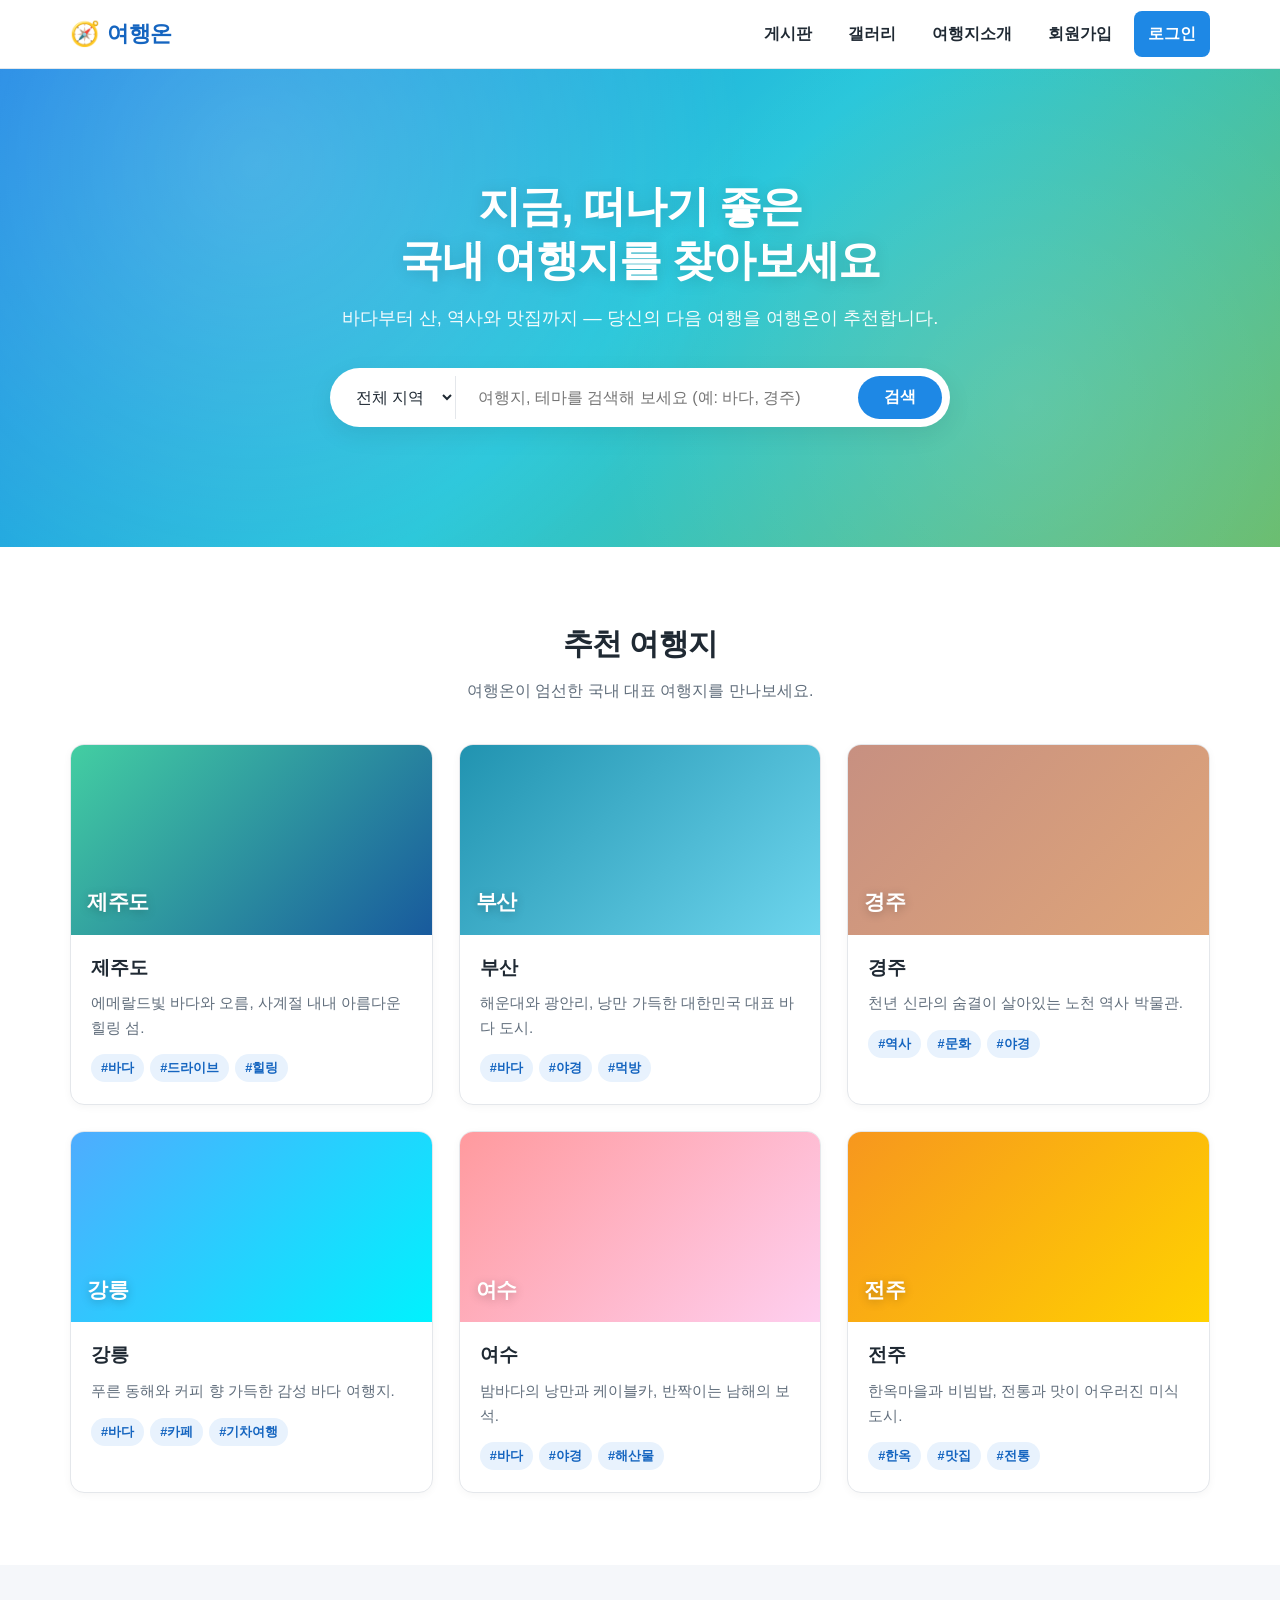
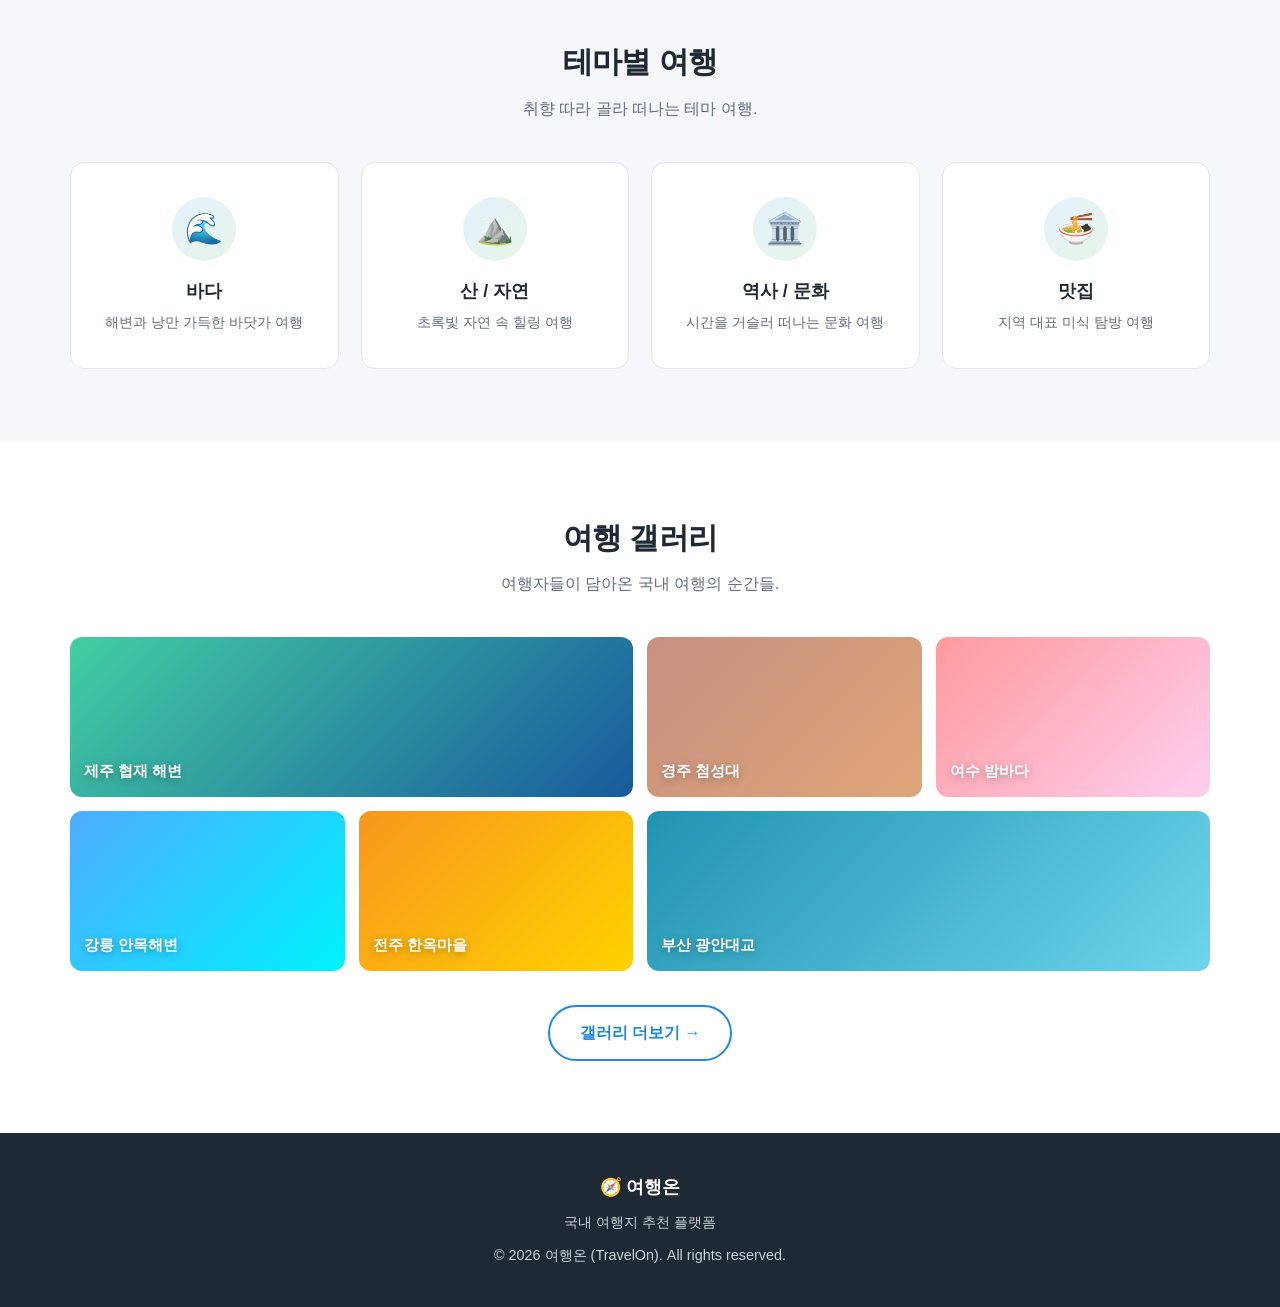
<file: project_travel/index.html>
<!DOCTYPE html>
<html lang="ko">
<head>
  <meta charset="UTF-8" />
  <meta name="viewport" content="width=device-width, initial-scale=1.0" />
  <title>여행온 — 국내 여행지 추천</title>
  <link rel="stylesheet" href="css/style.css" />
</head>
<body>

  <!-- ================= 헤더 / 네비게이션 ================= -->
  <header class="site-header">
    <div class="container nav">
      <a href="index.html" class="logo">
        <span class="logo-mark">🧭</span>
        <span>여행온</span>
      </a>

      <!-- 모바일 햄버거 버튼 -->
      <button class="nav-toggle" id="nav-toggle" aria-label="메뉴 열기" aria-expanded="false">
        <span></span><span></span><span></span>
      </button>

      <nav>
        <ul class="nav-menu" id="nav-menu">
          <li><a href="board_ex/list.html">게시판</a></li>
          <li><a href="gallery_ex/edit.html">갤러리</a></li>
          <li><a href="destinations.html">여행지소개</a></li>
          <li><a href="member_ex/signup.html">회원가입</a></li>
          <li><a href="member_ex/login.html" class="cta">로그인</a></li>
        </ul>
      </nav>
    </div>
  </header>

  <!-- ================= 히어로 ================= -->
  <section class="hero">
    <div class="hero-inner">
      <h1>지금, 떠나기 좋은<br />국내 여행지를 찾아보세요</h1>
      <p>바다부터 산, 역사와 맛집까지 — 당신의 다음 여행을 여행온이 추천합니다.</p>

      <form class="search-box" id="search-form" role="search">
        <select id="search-region" aria-label="지역 선택">
          <option value="">전체 지역</option>
          <option value="수도권">수도권</option>
          <option value="강원">강원</option>
          <option value="충청">충청</option>
          <option value="경상">경상</option>
          <option value="전라">전라</option>
          <option value="제주">제주</option>
        </select>
        <input
          type="text"
          id="search-input"
          placeholder="여행지, 테마를 검색해 보세요 (예: 바다, 경주)"
          autocomplete="off"
        />
        <button type="submit">검색</button>
      </form>
    </div>
  </section>

  <!-- ================= 추천 여행지 ================= -->
  <section class="section" id="recommend">
    <div class="container">
      <div class="section-head">
        <h2>추천 여행지</h2>
        <p>여행온이 엄선한 국내 대표 여행지를 만나보세요.</p>
      </div>

      <div class="dest-grid">
        <!-- 제주도 -->
        <a href="destinations.html" class="dest-card">
          <div class="dest-thumb thumb-jeju">제주도</div>
          <div class="dest-body">
            <h3>제주도</h3>
            <p class="desc">에메랄드빛 바다와 오름, 사계절 내내 아름다운 힐링 섬.</p>
            <div class="tags">
              <span class="tag">#바다</span>
              <span class="tag">#드라이브</span>
              <span class="tag">#힐링</span>
            </div>
          </div>
        </a>

        <!-- 부산 -->
        <a href="destinations.html" class="dest-card">
          <div class="dest-thumb thumb-busan">부산</div>
          <div class="dest-body">
            <h3>부산</h3>
            <p class="desc">해운대와 광안리, 낭만 가득한 대한민국 대표 바다 도시.</p>
            <div class="tags">
              <span class="tag">#바다</span>
              <span class="tag">#야경</span>
              <span class="tag">#먹방</span>
            </div>
          </div>
        </a>

        <!-- 경주 -->
        <a href="destinations.html" class="dest-card">
          <div class="dest-thumb thumb-gyeongju">경주</div>
          <div class="dest-body">
            <h3>경주</h3>
            <p class="desc">천년 신라의 숨결이 살아있는 노천 역사 박물관.</p>
            <div class="tags">
              <span class="tag">#역사</span>
              <span class="tag">#문화</span>
              <span class="tag">#야경</span>
            </div>
          </div>
        </a>

        <!-- 강릉 -->
        <a href="destinations.html" class="dest-card">
          <div class="dest-thumb thumb-gangneung">강릉</div>
          <div class="dest-body">
            <h3>강릉</h3>
            <p class="desc">푸른 동해와 커피 향 가득한 감성 바다 여행지.</p>
            <div class="tags">
              <span class="tag">#바다</span>
              <span class="tag">#카페</span>
              <span class="tag">#기차여행</span>
            </div>
          </div>
        </a>

        <!-- 여수 -->
        <a href="destinations.html" class="dest-card">
          <div class="dest-thumb thumb-yeosu">여수</div>
          <div class="dest-body">
            <h3>여수</h3>
            <p class="desc">밤바다의 낭만과 케이블카, 반짝이는 남해의 보석.</p>
            <div class="tags">
              <span class="tag">#바다</span>
              <span class="tag">#야경</span>
              <span class="tag">#해산물</span>
            </div>
          </div>
        </a>

        <!-- 전주 -->
        <a href="destinations.html" class="dest-card">
          <div class="dest-thumb thumb-jeonju">전주</div>
          <div class="dest-body">
            <h3>전주</h3>
            <p class="desc">한옥마을과 비빔밥, 전통과 맛이 어우러진 미식 도시.</p>
            <div class="tags">
              <span class="tag">#한옥</span>
              <span class="tag">#맛집</span>
              <span class="tag">#전통</span>
            </div>
          </div>
        </a>
      </div>
    </div>
  </section>

  <!-- ================= 테마별 여행 ================= -->
  <section class="section theme-section" id="theme">
    <div class="container">
      <div class="section-head">
        <h2>테마별 여행</h2>
        <p>취향 따라 골라 떠나는 테마 여행.</p>
      </div>

      <div class="theme-grid">
        <a href="destinations.html?theme=sea" class="theme-card">
          <div class="theme-icon">🌊</div>
          <h3>바다</h3>
          <p>해변과 낭만 가득한 바닷가 여행</p>
        </a>
        <a href="destinations.html?theme=nature" class="theme-card">
          <div class="theme-icon">⛰️</div>
          <h3>산 / 자연</h3>
          <p>초록빛 자연 속 힐링 여행</p>
        </a>
        <a href="destinations.html?theme=history" class="theme-card">
          <div class="theme-icon">🏛️</div>
          <h3>역사 / 문화</h3>
          <p>시간을 거슬러 떠나는 문화 여행</p>
        </a>
        <a href="destinations.html?theme=food" class="theme-card">
          <div class="theme-icon">🍜</div>
          <h3>맛집</h3>
          <p>지역 대표 미식 탐방 여행</p>
        </a>
      </div>
    </div>
  </section>

  <!-- ================= 갤러리 미리보기 ================= -->
  <section class="section" id="gallery">
    <div class="container">
      <div class="section-head">
        <h2>여행 갤러리</h2>
        <p>여행자들이 담아온 국내 여행의 순간들.</p>
      </div>

      <div class="gallery-grid">
        <a href="gallery_ex/edit.html" class="gallery-item wide thumb-jeju">제주 협재 해변</a>
        <a href="gallery_ex/edit.html" class="gallery-item thumb-gyeongju">경주 첨성대</a>
        <a href="gallery_ex/edit.html" class="gallery-item thumb-yeosu">여수 밤바다</a>
        <a href="gallery_ex/edit.html" class="gallery-item thumb-gangneung">강릉 안목해변</a>
        <a href="gallery_ex/edit.html" class="gallery-item thumb-jeonju">전주 한옥마을</a>
        <a href="gallery_ex/edit.html" class="gallery-item wide thumb-busan">부산 광안대교</a>
      </div>

      <div class="gallery-more">
        <a href="gallery_ex/edit.html" class="btn btn-outline">갤러리 더보기 →</a>
      </div>
    </div>
  </section>

  <!-- ================= 푸터 ================= -->
  <footer class="site-footer">
    <div class="container">
      <div class="footer-logo">🧭 여행온</div>
      <p>국내 여행지 추천 플랫폼</p>
      <p style="margin-top: 10px;">&copy; 2026 여행온 (TravelOn). All rights reserved.</p>
    </div>
  </footer>

  <script src="js/main.js"></script>
</body>
</html>
</file>
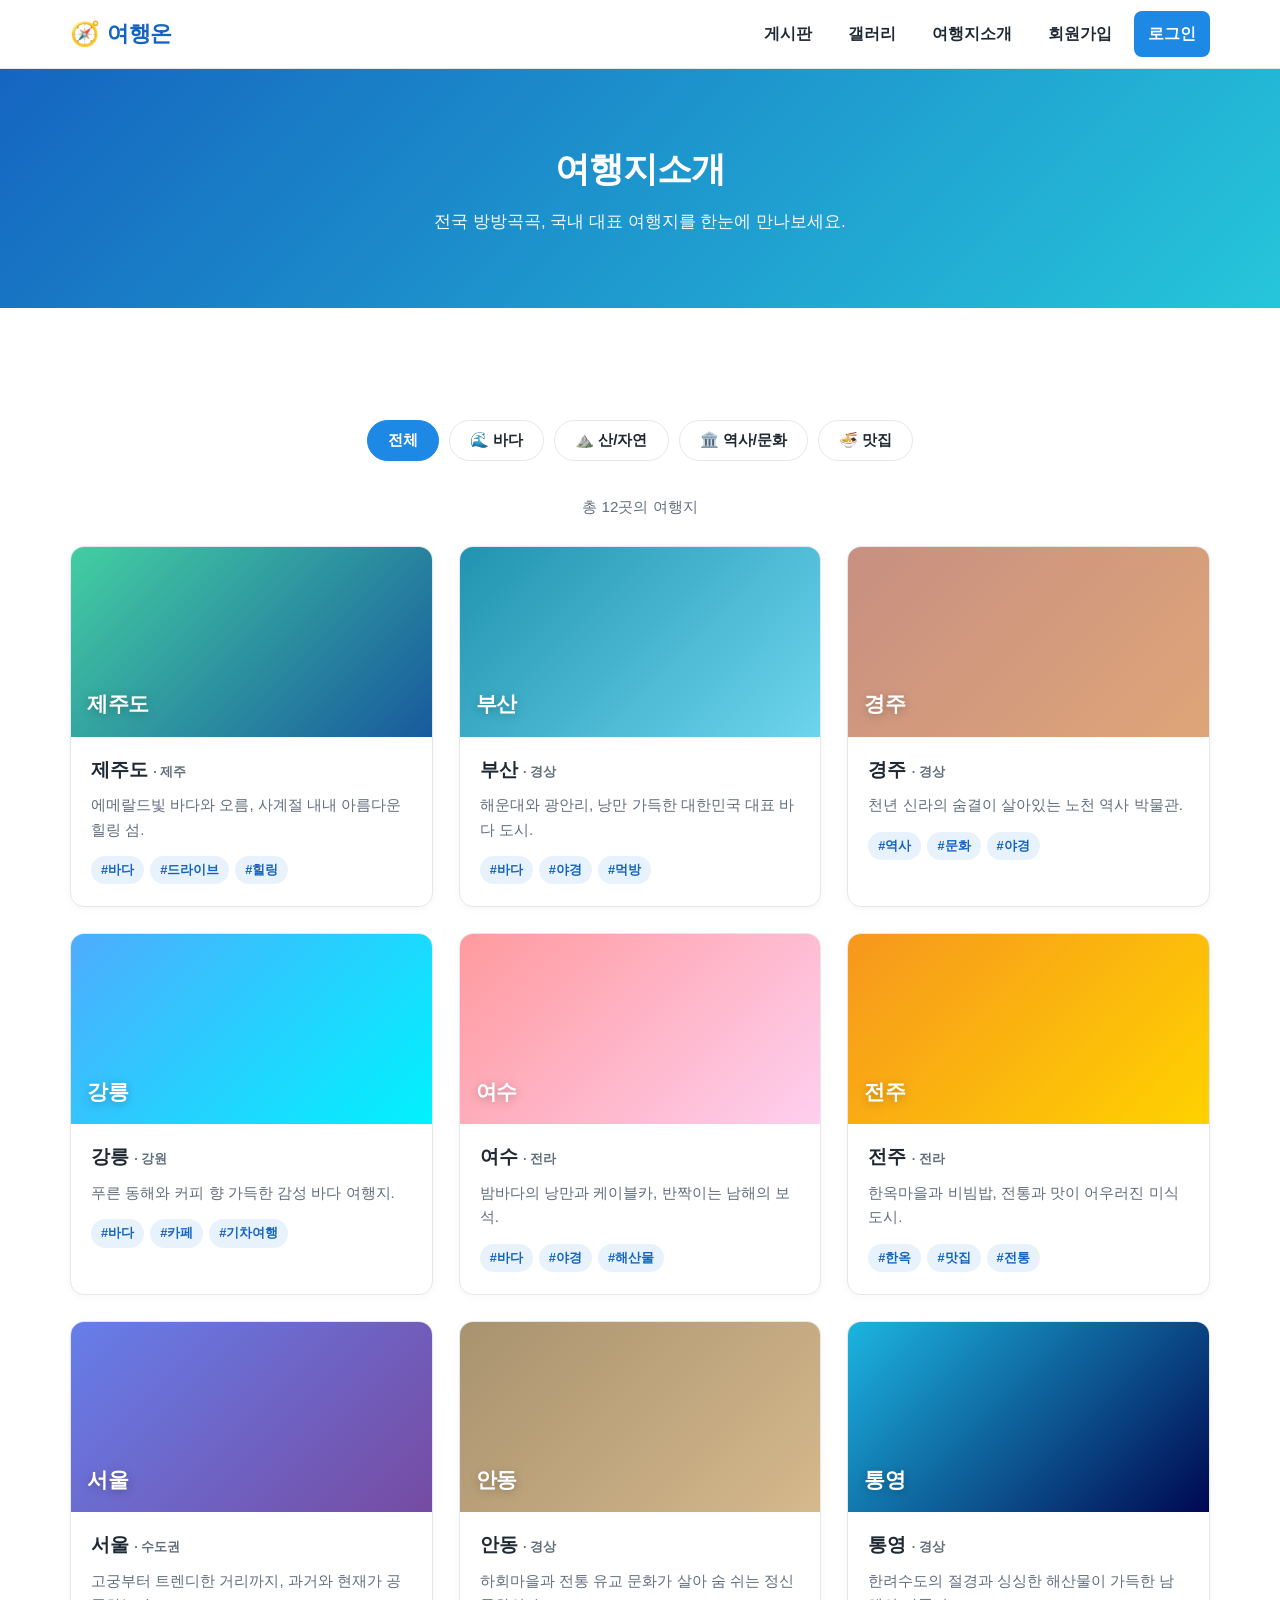
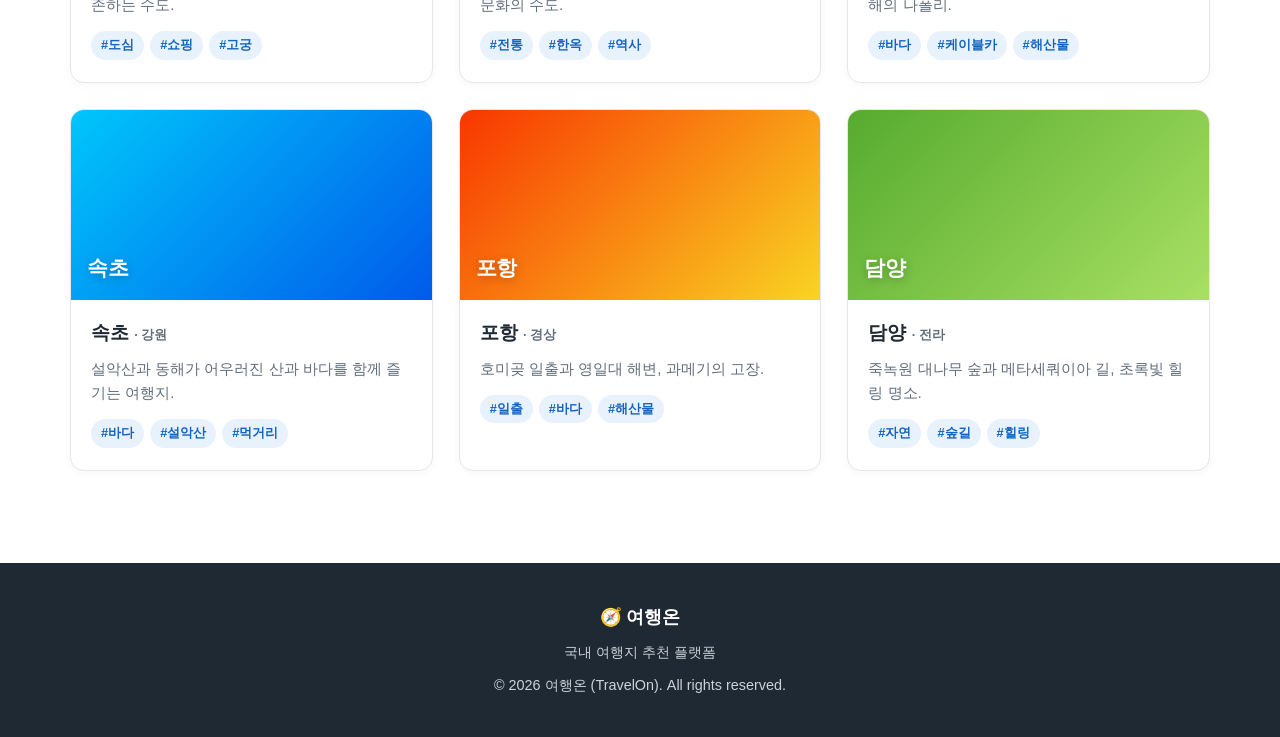
<file: project_travel/destinations.html>
<!DOCTYPE html>
<html lang="ko">
<head>
  <meta charset="UTF-8" />
  <meta name="viewport" content="width=device-width, initial-scale=1.0" />
  <title>여행지소개 — 여행온</title>
  <link rel="stylesheet" href="css/style.css" />
  <link rel="stylesheet" href="css/sub.css" />
</head>
<body>

  <!-- ================= 헤더 / 네비게이션 ================= -->
  <header class="site-header">
    <div class="container nav">
      <a href="index.html" class="logo">
        <span class="logo-mark">🧭</span>
        <span>여행온</span>
      </a>

      <button class="nav-toggle" id="nav-toggle" aria-label="메뉴 열기" aria-expanded="false">
        <span></span><span></span><span></span>
      </button>

      <nav>
        <ul class="nav-menu" id="nav-menu">
          <li><a href="board_ex/index.html">게시판</a></li>
          <li><a href="gallery_ex/edit.html">갤러리</a></li>
          <li><a href="destinations.html">여행지소개</a></li>
          <li><a href="member_ex/signup.html">회원가입</a></li>
          <li><a href="member_ex/login.html" class="cta">로그인</a></li>
        </ul>
      </nav>
    </div>
  </header>

  <!-- ================= 서브 배너 ================= -->
  <section class="sub-hero">
    <h1>여행지소개</h1>
    <p>전국 방방곡곡, 국내 대표 여행지를 한눈에 만나보세요.</p>
  </section>

  <!-- ================= 목록 ================= -->
  <main class="section">
    <div class="container">

      <!-- 테마 필터 -->
      <div class="filter-bar" id="filter-bar">
        <button class="filter-btn is-active" data-theme="all">전체</button>
        <button class="filter-btn" data-theme="sea">🌊 바다</button>
        <button class="filter-btn" data-theme="nature">⛰️ 산/자연</button>
        <button class="filter-btn" data-theme="history">🏛️ 역사/문화</button>
        <button class="filter-btn" data-theme="food">🍜 맛집</button>
      </div>

      <p class="result-info" id="result-info"></p>

      <!-- 여행지 카드 목록 (JS로 렌더링) -->
      <div class="dest-list" id="dest-list"></div>
    </div>
  </main>

  <!-- ================= 푸터 ================= -->
  <footer class="site-footer">
    <div class="container">
      <div class="footer-logo">🧭 여행온</div>
      <p>국내 여행지 추천 플랫폼</p>
      <p style="margin-top: 10px;">&copy; 2026 여행온 (TravelOn). All rights reserved.</p>
    </div>
  </footer>

  <script src="js/destinations.js"></script>
</body>
</html>
</file>
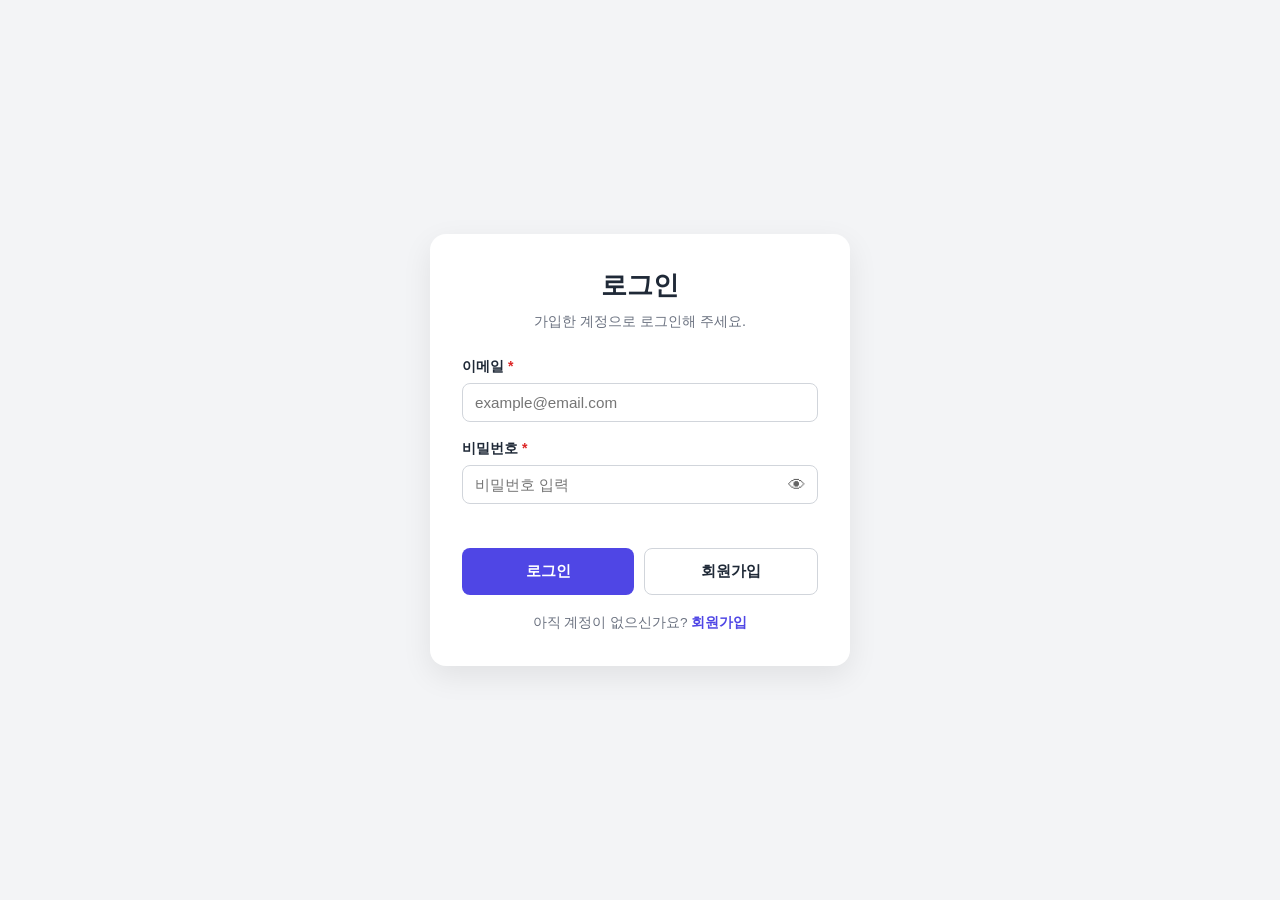
<file: project_travel/member_ex/login.html>
<!DOCTYPE html>
<html lang="ko">
<head>
    <meta charset="UTF-8" />
    <!-- 반응형: 모바일에서도 올바른 배율로 표시 -->
    <meta name="viewport" content="width=device-width, initial-scale=1.0" />
    <title>로그인</title>
    <!-- 회원가입 페이지와 동일한 카드형 스타일(style.css)을 공유해서 사용 -->
    <link rel="stylesheet" href="style.css" />
</head>
<body>
    <!-- 화면 가운데 정렬 래퍼 -->
    <main class="page">
        <!-- 회원가입과 동일한 카드 스타일 -->
        <section class="card">
            <h1 class="card__title">로그인</h1>
            <p class="card__subtitle">가입한 계정으로 로그인해 주세요.</p>

            <!-- 로그인 폼 (novalidate: 브라우저 기본 검사 대신 JS로 직접 검사) -->
            <form id="login-form" class="form" novalidate>

                <!-- 이메일 -->
                <div class="form__group">
                    <label for="email">이메일 <span class="required">*</span></label>
                    <input type="email" id="email" name="email" placeholder="example@email.com" />
                </div>

                <!-- 비밀번호 + 보기/숨기기 토글 -->
                <div class="form__group">
                    <label for="password">비밀번호 <span class="required">*</span></label>
                    <div class="input-wrap">
                        <input type="password" id="password" name="password" placeholder="비밀번호 입력" />
                        <button type="button" class="toggle-pw" data-target="password" aria-label="비밀번호 표시">👁</button>
                    </div>
                </div>

                <!-- 오류/안내 메시지 표시 영역 -->
                <p id="message" class="message" role="alert"></p>

                <!-- 버튼 영역 -->
                <div class="form__actions">
                    <!-- 로그인 (submit) -->
                    <button type="submit" id="login-btn" class="btn btn--primary">로그인</button>
                    <!-- 회원가입 페이지로 이동 -->
                    <button type="button" id="signup-btn" class="btn btn--ghost">회원가입</button>
                </div>

                <!-- 회원가입 링크 (버튼과 별개로 텍스트 링크도 제공) -->
                <p class="login-link">
                    아직 계정이 없으신가요?
                    <a href="signup.html">회원가입</a>
                </p>
            </form>
        </section>
    </main>

    <!-- 우리 스크립트 (type="module") — Supabase SDK 는 supabase.js 안에서 import 함 -->
    <script type="module" src="login.js"></script>
</body>
</html>
</file>
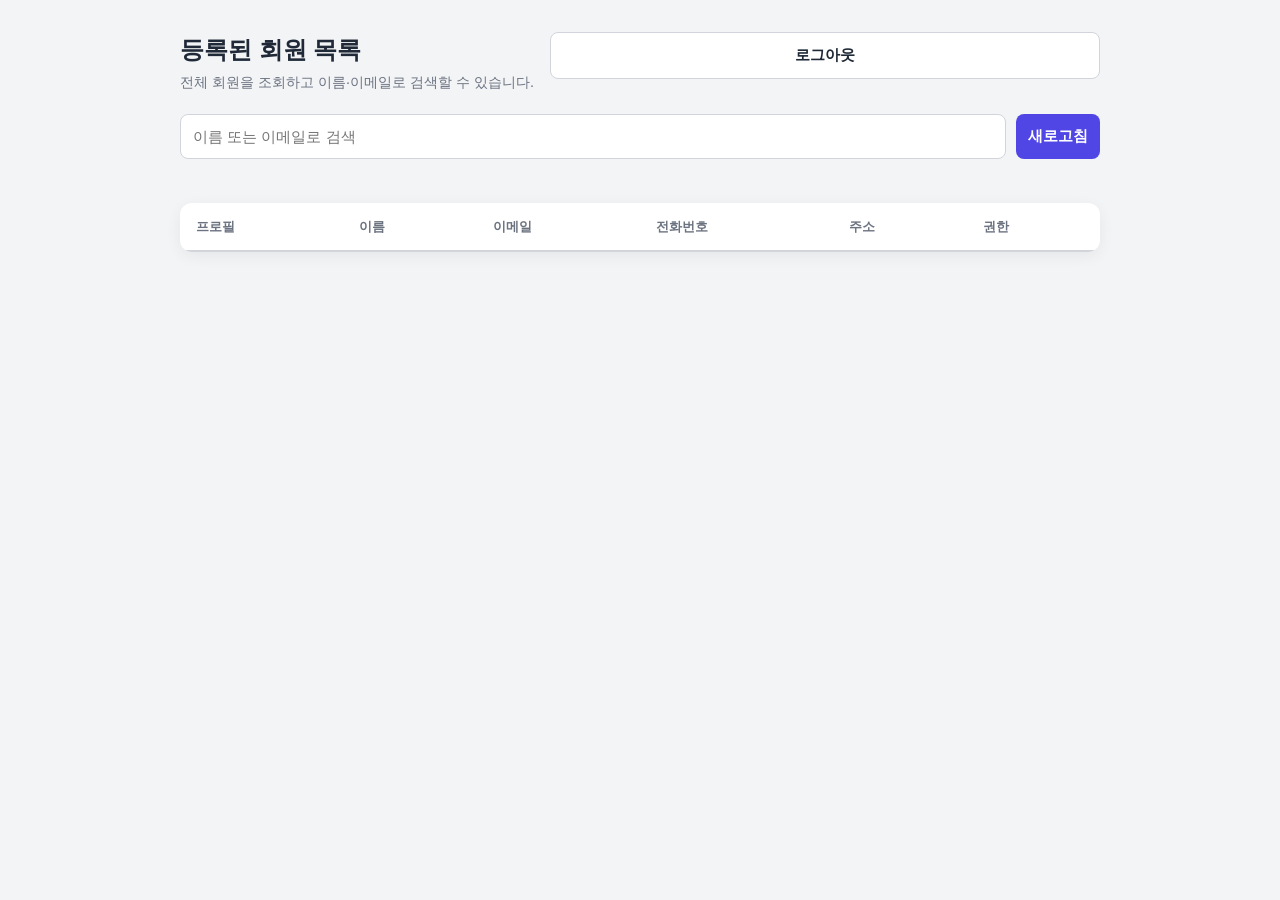
<file: project_travel/member_ex/member.html>
<!DOCTYPE html>
<html lang="ko">
<head>
    <meta charset="UTF-8" />
    <meta name="viewport" content="width=device-width, initial-scale=1.0" />
    <title>회원 관리</title>
    <!-- 공유 스타일(버튼/배지/메시지 등) + 이 페이지용 스타일 모두 style.css 에 포함 -->
    <link rel="stylesheet" href="style.css" />
</head>
<body>
    <!-- 관리자 페이지는 카드보다 넓은 전용 레이아웃 사용 -->
    <main class="admin">

        <!-- 상단 헤더: 왼쪽 제목/안내, 오른쪽 로그아웃 -->
        <header class="admin__header">
            <div class="admin__titles">
                <h1 class="admin__title">등록된 회원 목록</h1>
                <p class="admin__subtitle">전체 회원을 조회하고 이름·이메일로 검색할 수 있습니다.</p>
            </div>
            <button type="button" id="logout-btn" class="btn btn--ghost">로그아웃</button>
        </header>

        <!-- 검색 도구 모음: 검색창 + 새로고침 -->
        <div class="toolbar">
            <input
                type="search"
                id="search"
                class="toolbar__search"
                placeholder="이름 또는 이메일로 검색"
            />
            <button type="button" id="refresh-btn" class="btn btn--primary">새로고침</button>
        </div>

        <!-- 오류 메시지 표시 영역 -->
        <p id="message" class="message" role="alert"></p>

        <!-- 테이블 영역: 좁은 화면에서 가로 스크롤 -->
        <div class="table-wrap">
            <table class="member-table">
                <thead>
                    <tr>
                        <th>프로필</th>
                        <th>이름</th>
                        <th>이메일</th>
                        <th>전화번호</th>
                        <th>주소</th>
                        <th>권한</th>
                    </tr>
                </thead>
                <!-- 실제 회원 행은 member.js 가 채운다 -->
                <tbody id="member-tbody"></tbody>
            </table>
        </div>
    </main>

    <!-- 우리 스크립트 (type="module") — Supabase SDK 는 supabase.js 안에서 import 함 -->
    <script type="module" src="member.js"></script>
</body>
</html>
</file>
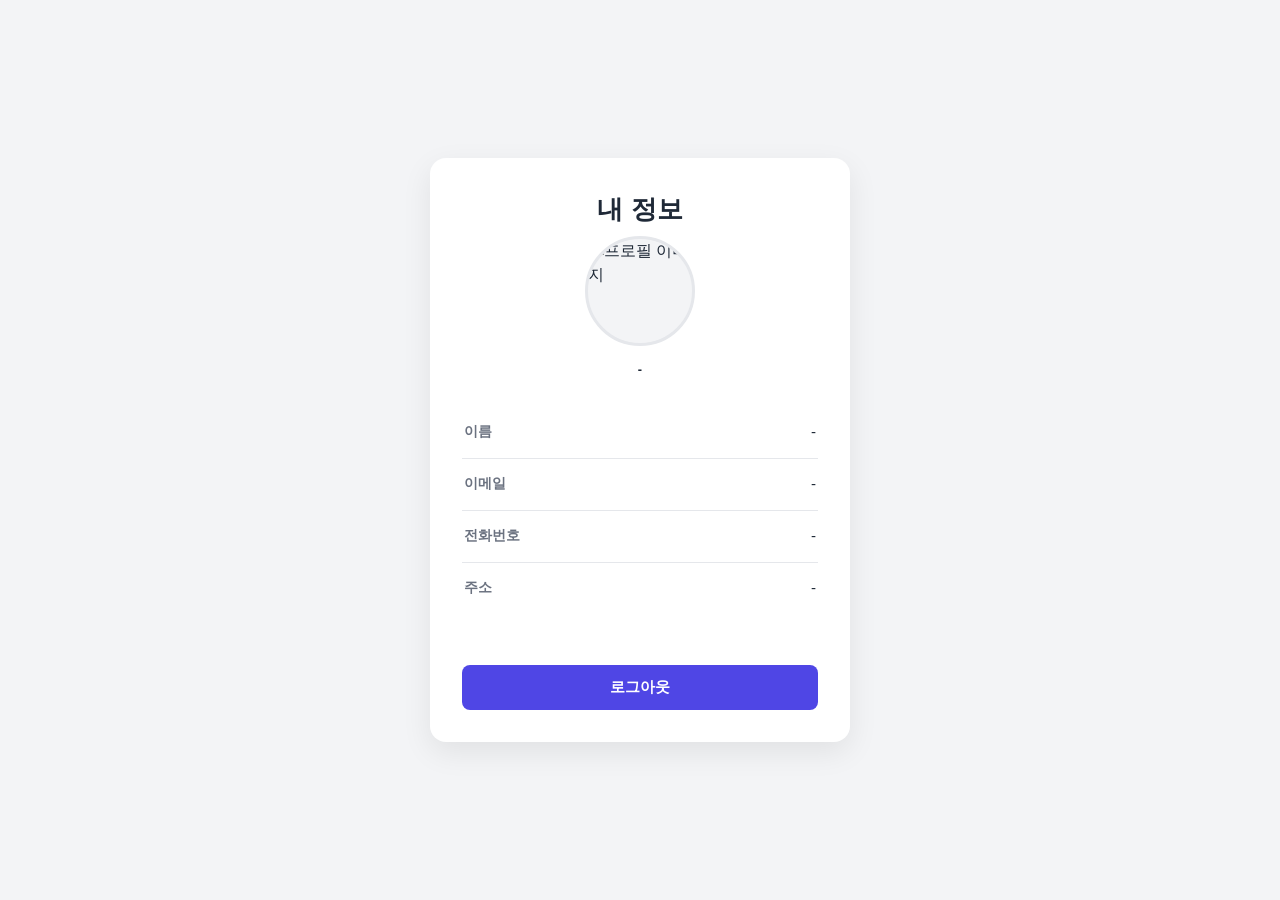
<file: project_travel/member_ex/mypage.html>
<!DOCTYPE html>
<html lang="ko">
<head>
    <meta charset="UTF-8" />
    <meta name="viewport" content="width=device-width, initial-scale=1.0" />
    <title>내 정보</title>
    <!-- 1) 회원가입/로그인과 공유하는 카드형 기본 스타일 -->
    <link rel="stylesheet" href="style.css" />
    <!-- 2) 이 페이지(정보 표시)에만 필요한 스타일은 별도 파일로 분리 -->
    <link rel="stylesheet" href="mypage.css" />
</head>
<body>
    <main class="page">
        <!-- 회원가입/로그인과 동일한 카드 스타일 -->
        <section class="card">
            <h1 class="card__title">내 정보</h1>

            <!-- 프로필 영역: 원형 이미지 + 권한 배지 -->
            <div class="profile">
                <!-- 프로필 이미지 (기본값은 mypage.js 에서 지정) -->
                <img id="profile-image" class="profile__image" alt="프로필 이미지" />
                <!-- 권한 배지 (관리자 / 일반) -->
                <span id="role-badge" class="badge">-</span>
            </div>

            <!-- 회원 정보 목록 (항목 사이 구분선은 mypage.css 에서 처리) -->
            <dl class="info-list">
                <div class="info-row">
                    <dt class="info-row__label">이름</dt>
                    <dd id="info-name" class="info-row__value">-</dd>
                </div>
                <div class="info-row">
                    <dt class="info-row__label">이메일</dt>
                    <dd id="info-email" class="info-row__value">-</dd>
                </div>
                <div class="info-row">
                    <dt class="info-row__label">전화번호</dt>
                    <dd id="info-phone" class="info-row__value">-</dd>
                </div>
                <div class="info-row">
                    <dt class="info-row__label">주소</dt>
                    <dd id="info-address" class="info-row__value">-</dd>
                </div>
            </dl>

            <!-- 안내/오류 메시지 -->
            <p id="message" class="message" role="alert"></p>

            <!-- 로그아웃 버튼 -->
            <button type="button" id="logout-btn" class="btn btn--primary btn--full">로그아웃</button>
        </section>
    </main>

    <!-- 우리 스크립트 (type="module") — Supabase SDK 는 supabase.js 안에서 import 함 -->
    <script type="module" src="mypage.js"></script>
</body>
</html>
</file>
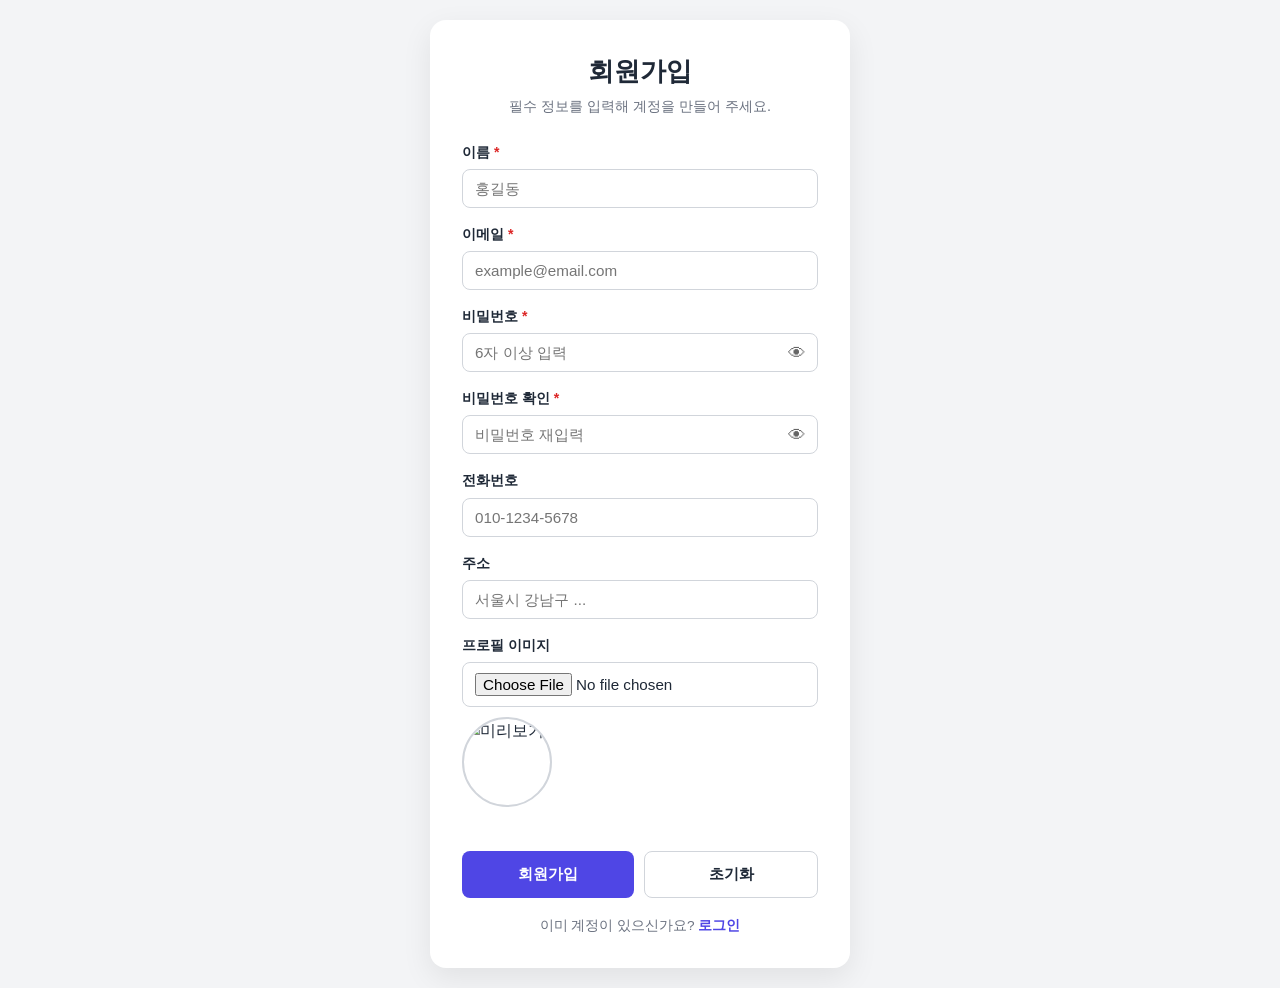
<file: project_travel/member_ex/signup.html>
<!DOCTYPE html>
<html lang="ko">
<head>
    <meta charset="UTF-8" />
    <!-- 반응형: 모바일 화면에서도 올바른 배율로 표시 -->
    <meta name="viewport" content="width=device-width, initial-scale=1.0" />
    <title>회원가입</title>
    <link rel="stylesheet" href="style.css" />
</head>
<body>
    <!-- 화면 가운데 정렬을 위한 래퍼 -->
    <main class="page">
        <!-- 카드 형태의 회원가입 영역 -->
        <section class="card">
            <h1 class="card__title">회원가입</h1>
            <p class="card__subtitle">필수 정보를 입력해 계정을 만들어 주세요.</p>

            <!-- 회원가입 폼 (novalidate: 브라우저 기본 검사 대신 JS로 직접 검사) -->
            <form id="signup-form" class="form" novalidate>

                <!-- 이름 (필수) -->
                <div class="form__group">
                    <label for="name">이름 <span class="required">*</span></label>
                    <input type="text" id="name" name="name" placeholder="홍길동" />
                </div>

                <!-- 이메일 (필수, 로그인 계정) -->
                <div class="form__group">
                    <label for="email">이메일 <span class="required">*</span></label>
                    <input type="email" id="email" name="email" placeholder="example@email.com" />
                </div>

                <!-- 비밀번호 (필수) -->
                <div class="form__group">
                    <label for="password">비밀번호 <span class="required">*</span></label>
                    <div class="input-wrap">
                        <input type="password" id="password" name="password" placeholder="6자 이상 입력" />
                        <!-- 비밀번호 보기/숨기기 토글 버튼 -->
                        <button type="button" class="toggle-pw" data-target="password" aria-label="비밀번호 표시">👁</button>
                    </div>
                </div>

                <!-- 비밀번호 확인 (필수) -->
                <div class="form__group">
                    <label for="password-confirm">비밀번호 확인 <span class="required">*</span></label>
                    <div class="input-wrap">
                        <input type="password" id="password-confirm" name="password-confirm" placeholder="비밀번호 재입력" />
                        <button type="button" class="toggle-pw" data-target="password-confirm" aria-label="비밀번호 표시">👁</button>
                    </div>
                </div>

                <!-- 전화번호 (선택) -->
                <div class="form__group">
                    <label for="phone">전화번호</label>
                    <input type="tel" id="phone" name="phone" placeholder="010-1234-5678" />
                </div>

                <!-- 주소 (선택) -->
                <div class="form__group">
                    <label for="address">주소</label>
                    <input type="text" id="address" name="address" placeholder="서울시 강남구 ..." />
                </div>

                <!-- 프로필 이미지 업로드 (선택) -->
                <div class="form__group">
                    <label for="profile-image">프로필 이미지</label>
                    <input type="file" id="profile-image" name="profile-image" accept="image/*" />
                    <!-- 선택한 이미지 미리보기 -->
                    <img id="preview" class="preview" alt="미리보기" hidden />
                </div>

                <!-- 오류/안내 메시지 표시 영역 -->
                <p id="message" class="message" role="alert"></p>

                <!-- 버튼 영역 -->
                <div class="form__actions">
                    <!-- 회원가입 (submit) -->
                    <button type="submit" id="submit-btn" class="btn btn--primary">회원가입</button>
                    <!-- 입력 초기화 -->
                    <button type="reset" id="reset-btn" class="btn btn--ghost">초기화</button>
                </div>

                <!-- 로그인 페이지 이동 -->
                <p class="login-link">
                    이미 계정이 있으신가요?
                    <a href="login.html" id="login-link">로그인</a>
                </p>
            </form>
        </section>
    </main>

    <!-- 우리 스크립트 (type="module") — Supabase SDK 는 supabase.js 안에서 import 함 -->
    <script type="module" src="signup.js"></script>
</body>
</html>
</file>
<file: project_travel/css/style.css>
/* =========================================================
   공통 스타일 (메인 페이지 전역)
   국내 여행지 추천 사이트
   ========================================================= */

/* ---------- 리셋 & 기본 ---------- */
* {
  margin: 0;
  padding: 0;
  box-sizing: border-box;
}

:root {
  --color-primary: #1e88e5;
  --color-primary-dark: #1565c0;
  --color-accent: #ff7043;
  --color-text: #1f2933;
  --color-text-sub: #616e7c;
  --color-bg: #ffffff;
  --color-bg-soft: #f5f7fa;
  --color-border: #e4e7eb;
  --radius: 14px;
  --shadow: 0 8px 24px rgba(0, 0, 0, 0.08);
  --max-width: 1180px;
}

html {
  scroll-behavior: smooth;
}

body {
  font-family: "Pretendard", "Apple SD Gothic Neo", "Malgun Gothic", sans-serif;
  color: var(--color-text);
  background: var(--color-bg);
  line-height: 1.6;
  -webkit-font-smoothing: antialiased;
}

a {
  text-decoration: none;
  color: inherit;
}

img {
  max-width: 100%;
  display: block;
}

.container {
  width: 100%;
  max-width: var(--max-width);
  margin: 0 auto;
  padding: 0 20px;
}

.section {
  padding: 72px 0;
}

.section-head {
  text-align: center;
  margin-bottom: 40px;
}

.section-head h2 {
  font-size: 1.9rem;
  font-weight: 800;
  letter-spacing: -0.02em;
}

.section-head p {
  margin-top: 10px;
  color: var(--color-text-sub);
  font-size: 1rem;
}

/* ---------- 헤더 / 네비게이션 ---------- */
.site-header {
  position: sticky;
  top: 0;
  z-index: 100;
  background: rgba(255, 255, 255, 0.92);
  backdrop-filter: blur(10px);
  border-bottom: 1px solid var(--color-border);
}

.nav {
  display: flex;
  align-items: center;
  justify-content: space-between;
  height: 68px;
}

.logo {
  display: flex;
  align-items: center;
  gap: 8px;
  font-size: 1.35rem;
  font-weight: 800;
  letter-spacing: -0.03em;
  color: var(--color-primary-dark);
}

.logo .logo-mark {
  font-size: 1.5rem;
}

.nav-menu {
  display: flex;
  align-items: center;
  gap: 8px;
  list-style: none;
}

.nav-menu a {
  display: block;
  padding: 10px 14px;
  border-radius: 8px;
  font-weight: 600;
  font-size: 0.98rem;
  color: var(--color-text);
  transition: background 0.15s, color 0.15s;
}

.nav-menu a:hover {
  background: var(--color-bg-soft);
  color: var(--color-primary);
}

.nav-menu a.cta {
  background: var(--color-primary);
  color: #fff;
}

.nav-menu a.cta:hover {
  background: var(--color-primary-dark);
  color: #fff;
}

/* 햄버거 버튼 (모바일 전용) */
.nav-toggle {
  display: none;
  flex-direction: column;
  justify-content: center;
  gap: 5px;
  width: 44px;
  height: 44px;
  background: none;
  border: none;
  cursor: pointer;
}

.nav-toggle span {
  display: block;
  width: 24px;
  height: 2px;
  background: var(--color-text);
  border-radius: 2px;
  transition: transform 0.25s, opacity 0.25s;
}

.nav-toggle.is-open span:nth-child(1) {
  transform: translateY(7px) rotate(45deg);
}
.nav-toggle.is-open span:nth-child(2) {
  opacity: 0;
}
.nav-toggle.is-open span:nth-child(3) {
  transform: translateY(-7px) rotate(-45deg);
}

/* ---------- 히어로 ---------- */
.hero {
  position: relative;
  color: #fff;
  text-align: center;
  padding: 110px 20px 120px;
  background: linear-gradient(135deg, #1e88e5 0%, #26c6da 50%, #66bb6a 100%);
  overflow: hidden;
}

.hero::after {
  content: "";
  position: absolute;
  inset: 0;
  background: radial-gradient(circle at 20% 20%, rgba(255, 255, 255, 0.18), transparent 45%),
    radial-gradient(circle at 80% 70%, rgba(255, 255, 255, 0.12), transparent 40%);
  pointer-events: none;
}

.hero-inner {
  position: relative;
  z-index: 1;
  max-width: 760px;
  margin: 0 auto;
}

.hero h1 {
  font-size: 2.7rem;
  font-weight: 800;
  letter-spacing: -0.03em;
  line-height: 1.25;
  text-shadow: 0 2px 16px rgba(0, 0, 0, 0.15);
}

.hero p {
  margin-top: 16px;
  font-size: 1.15rem;
  opacity: 0.95;
}

/* 검색창 */
.search-box {
  display: flex;
  gap: 8px;
  margin: 36px auto 0;
  max-width: 620px;
  background: #fff;
  padding: 8px;
  border-radius: 999px;
  box-shadow: var(--shadow);
}

.search-box select,
.search-box input {
  border: none;
  outline: none;
  font-size: 1rem;
  color: var(--color-text);
  background: transparent;
  padding: 12px 14px;
}

.search-box select {
  border-right: 1px solid var(--color-border);
  border-radius: 999px 0 0 999px;
  cursor: pointer;
}

.search-box input {
  flex: 1;
  min-width: 0;
}

.search-box button {
  flex-shrink: 0;
  border: none;
  cursor: pointer;
  background: var(--color-primary);
  color: #fff;
  font-weight: 700;
  font-size: 1rem;
  padding: 0 26px;
  border-radius: 999px;
  transition: background 0.15s;
}

.search-box button:hover {
  background: var(--color-primary-dark);
}

/* ---------- 추천 여행지 카드 ---------- */
.dest-grid {
  display: grid;
  grid-template-columns: repeat(3, 1fr);
  gap: 26px;
}

.dest-card {
  background: #fff;
  border: 1px solid var(--color-border);
  border-radius: var(--radius);
  overflow: hidden;
  box-shadow: 0 2px 8px rgba(0, 0, 0, 0.04);
  transition: transform 0.2s, box-shadow 0.2s;
}

.dest-card:hover {
  transform: translateY(-6px);
  box-shadow: var(--shadow);
}

.dest-thumb {
  height: 190px;
  display: flex;
  align-items: flex-end;
  padding: 16px;
  color: #fff;
  font-weight: 800;
  font-size: 1.3rem;
  letter-spacing: -0.02em;
  text-shadow: 0 2px 10px rgba(0, 0, 0, 0.25);
}

.dest-body {
  padding: 18px 20px 22px;
}

.dest-body h3 {
  font-size: 1.2rem;
  font-weight: 700;
}

.dest-body .desc {
  margin-top: 8px;
  color: var(--color-text-sub);
  font-size: 0.95rem;
}

.tags {
  margin-top: 14px;
  display: flex;
  flex-wrap: wrap;
  gap: 6px;
}

.tag {
  font-size: 0.8rem;
  font-weight: 600;
  color: var(--color-primary-dark);
  background: #e8f2fd;
  padding: 4px 10px;
  border-radius: 999px;
}

/* 여행지 썸네일 그라디언트 (이미지 대체) */
.thumb-jeju    { background: linear-gradient(135deg, #43cea2, #185a9d); }
.thumb-busan   { background: linear-gradient(135deg, #2193b0, #6dd5ed); }
.thumb-gyeongju{ background: linear-gradient(135deg, #c79081, #dfa579); }
.thumb-gangneung{ background: linear-gradient(135deg, #4facfe, #00f2fe); }
.thumb-yeosu   { background: linear-gradient(135deg, #ff9a9e, #fecfef); }
.thumb-jeonju  { background: linear-gradient(135deg, #f7971e, #ffd200); }
.thumb-seoul   { background: linear-gradient(135deg, #667eea, #764ba2); }
.thumb-andong  { background: linear-gradient(135deg, #a8926f, #d6b98c); }
.thumb-tongyeong{ background: linear-gradient(135deg, #1cb5e0, #000851); }
.thumb-sokcho  { background: linear-gradient(135deg, #00c6fb, #005bea); }
.thumb-pohang  { background: linear-gradient(135deg, #f83600, #f9d423); }
.thumb-damyang { background: linear-gradient(135deg, #56ab2f, #a8e063); }

/* ---------- 테마별 여행 ---------- */
.theme-section {
  background: var(--color-bg-soft);
}

.theme-grid {
  display: grid;
  grid-template-columns: repeat(4, 1fr);
  gap: 22px;
}

.theme-card {
  background: #fff;
  border: 1px solid var(--color-border);
  border-radius: var(--radius);
  padding: 34px 20px;
  text-align: center;
  transition: transform 0.2s, box-shadow 0.2s;
}

.theme-card:hover {
  transform: translateY(-4px);
  box-shadow: var(--shadow);
}

.theme-icon {
  width: 64px;
  height: 64px;
  margin: 0 auto 16px;
  display: flex;
  align-items: center;
  justify-content: center;
  font-size: 1.9rem;
  border-radius: 50%;
  background: linear-gradient(135deg, #e3f2fd, #e8f5e9);
}

.theme-card h3 {
  font-size: 1.1rem;
  font-weight: 700;
}

.theme-card p {
  margin-top: 6px;
  color: var(--color-text-sub);
  font-size: 0.9rem;
}

/* ---------- 갤러리 미리보기 ---------- */
.gallery-grid {
  display: grid;
  grid-template-columns: repeat(4, 1fr);
  grid-auto-rows: 160px;
  gap: 14px;
}

.gallery-item {
  border-radius: 12px;
  overflow: hidden;
  position: relative;
  color: #fff;
  display: flex;
  align-items: flex-end;
  padding: 14px;
  font-weight: 700;
  font-size: 0.95rem;
  text-shadow: 0 2px 8px rgba(0, 0, 0, 0.3);
  transition: transform 0.2s;
}

.gallery-item:hover {
  transform: scale(1.02);
}

.gallery-item.wide {
  grid-column: span 2;
}

.gallery-more {
  text-align: center;
  margin-top: 34px;
}

/* ---------- 버튼 ---------- */
.btn {
  display: inline-block;
  padding: 13px 30px;
  border-radius: 999px;
  font-weight: 700;
  font-size: 1rem;
  cursor: pointer;
  border: none;
  transition: background 0.15s, transform 0.15s;
}

.btn-primary {
  background: var(--color-primary);
  color: #fff;
}

.btn-primary:hover {
  background: var(--color-primary-dark);
}

.btn-outline {
  background: #fff;
  color: var(--color-primary);
  border: 2px solid var(--color-primary);
}

.btn-outline:hover {
  background: var(--color-primary);
  color: #fff;
}

/* ---------- 푸터 ---------- */
.site-footer {
  background: #1f2933;
  color: #cbd2d9;
  padding: 40px 0;
  text-align: center;
  font-size: 0.9rem;
}

.site-footer .footer-logo {
  font-weight: 800;
  font-size: 1.1rem;
  color: #fff;
  margin-bottom: 10px;
}

.site-footer a {
  color: #9aa5b1;
}

.site-footer a:hover {
  color: #fff;
}

/* =========================================================
   반응형
   ========================================================= */

/* 태블릿 */
@media (max-width: 900px) {
  .dest-grid {
    grid-template-columns: repeat(2, 1fr);
  }
  .theme-grid {
    grid-template-columns: repeat(2, 1fr);
  }
  .gallery-grid {
    grid-template-columns: repeat(3, 1fr);
  }
  .hero h1 {
    font-size: 2.2rem;
  }
}

/* 모바일 */
@media (max-width: 640px) {
  .nav-toggle {
    display: flex;
  }

  .nav-menu {
    position: absolute;
    top: 68px;
    left: 0;
    right: 0;
    flex-direction: column;
    align-items: stretch;
    gap: 0;
    background: #fff;
    border-bottom: 1px solid var(--color-border);
    box-shadow: var(--shadow);
    padding: 8px 16px 16px;
    display: none;
  }

  .nav-menu.is-open {
    display: flex;
  }

  .nav-menu a {
    padding: 14px 12px;
    border-radius: 8px;
  }

  .nav-menu a.cta {
    text-align: center;
    margin-top: 6px;
  }

  .section {
    padding: 52px 0;
  }

  .hero {
    padding: 80px 20px 90px;
  }

  .hero h1 {
    font-size: 1.9rem;
  }

  .hero p {
    font-size: 1rem;
  }

  .search-box {
    flex-direction: column;
    border-radius: var(--radius);
    padding: 12px;
  }

  .search-box select {
    border-right: none;
    border-bottom: 1px solid var(--color-border);
    border-radius: 8px;
  }

  .search-box button {
    padding: 13px;
    border-radius: 8px;
  }

  .dest-grid {
    grid-template-columns: 1fr;
  }

  .theme-grid {
    grid-template-columns: repeat(2, 1fr);
  }

  .gallery-grid {
    grid-template-columns: repeat(2, 1fr);
    grid-auto-rows: 130px;
  }

  .gallery-item.wide {
    grid-column: span 2;
  }
}
</file>
<file: project_travel/css/sub.css>
/* =========================================================
   서브 페이지 스타일 (여행지소개 destinations.html)
   style.css 를 함께 로드한 뒤 이 파일로 서브 전용 스타일을 덮어씀
   ========================================================= */

/* ---------- 서브 페이지 헤더(배너) ---------- */
.sub-hero {
  color: #fff;
  text-align: center;
  padding: 72px 20px;
  background: linear-gradient(135deg, #1565c0 0%, #26c6da 100%);
}

.sub-hero h1 {
  font-size: 2.2rem;
  font-weight: 800;
  letter-spacing: -0.03em;
}

.sub-hero p {
  margin-top: 12px;
  font-size: 1.05rem;
  opacity: 0.95;
}

/* ---------- 필터 바 ---------- */
.filter-bar {
  display: flex;
  flex-wrap: wrap;
  gap: 10px;
  justify-content: center;
  margin: 40px 0 34px;
}

.filter-btn {
  padding: 9px 20px;
  border-radius: 999px;
  border: 1px solid var(--color-border);
  background: #fff;
  color: var(--color-text);
  font-weight: 600;
  font-size: 0.95rem;
  cursor: pointer;
  transition: all 0.15s;
}

.filter-btn:hover {
  border-color: var(--color-primary);
  color: var(--color-primary);
}

.filter-btn.is-active {
  background: var(--color-primary);
  border-color: var(--color-primary);
  color: #fff;
}

/* ---------- 검색 결과 안내 ---------- */
.result-info {
  text-align: center;
  color: var(--color-text-sub);
  margin-bottom: 26px;
  font-size: 0.95rem;
}

/* ---------- 여행지 목록 그리드 (전체) ---------- */
.dest-list {
  display: grid;
  grid-template-columns: repeat(3, 1fr);
  gap: 26px;
  padding-bottom: 20px;
}

/* 검색/필터 결과 없음 */
.empty-msg {
  grid-column: 1 / -1;
  text-align: center;
  color: var(--color-text-sub);
  padding: 60px 0;
  font-size: 1.05rem;
}

/* 숨김 처리 (필터링) */
.dest-card[hidden] {
  display: none;
}

/* ---------- 서브페이지 반응형 ---------- */
@media (max-width: 900px) {
  .dest-list {
    grid-template-columns: repeat(2, 1fr);
  }
  .sub-hero h1 {
    font-size: 1.9rem;
  }
}

@media (max-width: 640px) {
  .dest-list {
    grid-template-columns: 1fr;
  }
  .sub-hero {
    padding: 54px 20px;
  }
  .sub-hero h1 {
    font-size: 1.7rem;
  }
}
</file>
<file: project_travel/member_ex/style.css>
/* =====================================================================
   기본 리셋 & 공통 설정
   ===================================================================== */
* {
    margin: 0;
    padding: 0;
    box-sizing: border-box; /* padding/border를 width에 포함시켜 레이아웃 계산을 쉽게 */
}

:root {
    /* 색상 변수: 한 곳에서 관리하면 나중에 바꾸기 쉬움 */
    --color-primary: #4f46e5;
    --color-primary-dark: #4338ca;
    --color-bg: #f3f4f6;
    --color-card: #ffffff;
    --color-text: #1f2937;
    --color-muted: #6b7280;
    --color-border: #d1d5db;
    --color-error: #dc2626;
    --color-success: #16a34a;
}

body {
    font-family: "Segoe UI", "Malgun Gothic", sans-serif;
    background-color: var(--color-bg);
    color: var(--color-text);
    line-height: 1.5;
}

/* =====================================================================
   페이지 레이아웃 (화면 정중앙 정렬)
   ===================================================================== */
.page {
    min-height: 100vh;
    display: flex;
    align-items: center;
    justify-content: center;
    padding: 20px; /* 모바일에서 카드가 화면 끝에 붙지 않도록 여백 */
}

/* =====================================================================
   카드
   ===================================================================== */
.card {
    background-color: var(--color-card);
    width: 100%;
    max-width: 420px; /* 데스크톱에서 너무 넓어지지 않도록 제한 */
    padding: 32px;
    border-radius: 16px;
    box-shadow: 0 10px 30px rgba(0, 0, 0, 0.08);
}

.card__title {
    font-size: 1.6rem;
    text-align: center;
}

.card__subtitle {
    text-align: center;
    color: var(--color-muted);
    font-size: 0.9rem;
    margin-top: 6px;
    margin-bottom: 24px;
}

/* =====================================================================
   폼 요소
   ===================================================================== */
.form__group {
    margin-bottom: 16px;
}

.form__group label {
    display: block;
    font-size: 0.88rem;
    font-weight: 600;
    margin-bottom: 6px;
}

.required {
    color: var(--color-error); /* 필수 항목 표시(*) */
}

.form__group input[type="text"],
.form__group input[type="email"],
.form__group input[type="password"],
.form__group input[type="tel"],
.form__group input[type="file"] {
    width: 100%;
    padding: 10px 12px;
    border: 1px solid var(--color-border);
    border-radius: 8px;
    font-size: 0.95rem;
    transition: border-color 0.15s;
}

/* 입력창 포커스 시 강조 */
.form__group input:focus {
    outline: none;
    border-color: var(--color-primary);
    box-shadow: 0 0 0 3px rgba(79, 70, 229, 0.15);
}

/* 비밀번호 입력 + 토글 버튼을 나란히 배치 */
.input-wrap {
    position: relative;
}

.input-wrap input {
    padding-right: 44px; /* 토글 버튼 자리 확보 */
}

.toggle-pw {
    position: absolute;
    right: 8px;
    top: 50%;
    transform: translateY(-50%);
    background: none;
    border: none;
    cursor: pointer;
    font-size: 1.1rem;
    padding: 4px;
    opacity: 0.6;
}

.toggle-pw:hover {
    opacity: 1;
}

/* 프로필 이미지 미리보기 */
.preview {
    display: block;
    margin-top: 10px;
    width: 90px;
    height: 90px;
    object-fit: cover; /* 비율 유지하며 정사각형으로 자름 */
    border-radius: 50%;
    border: 2px solid var(--color-border);
}

/* =====================================================================
   메시지 (오류 / 성공)
   ===================================================================== */
.message {
    min-height: 20px;
    font-size: 0.85rem;
    margin-bottom: 8px;
    text-align: center;
}

.message--error {
    color: var(--color-error);
}

.message--success {
    color: var(--color-success);
}

/* =====================================================================
   버튼
   ===================================================================== */
.form__actions {
    display: flex;
    gap: 10px;
    margin-top: 8px;
}

.btn {
    flex: 1; /* 두 버튼이 같은 너비로 나눠짐 */
    padding: 12px;
    border: none;
    border-radius: 8px;
    font-size: 0.95rem;
    font-weight: 600;
    cursor: pointer;
    transition: background-color 0.15s, opacity 0.15s;
}

.btn--primary {
    background-color: var(--color-primary);
    color: #fff;
}

.btn--primary:hover {
    background-color: var(--color-primary-dark);
}

.btn--ghost {
    background-color: #fff;
    color: var(--color-text);
    border: 1px solid var(--color-border);
}

.btn--ghost:hover {
    background-color: #f9fafb;
}

/* 로딩/비활성 상태: 클릭 불가 + 흐리게 */
.btn:disabled {
    opacity: 0.6;
    cursor: not-allowed;
}

/* =====================================================================
   로그인 링크
   ===================================================================== */
.login-link {
    text-align: center;
    font-size: 0.85rem;
    color: var(--color-muted);
    margin-top: 18px;
}

.login-link a {
    color: var(--color-primary);
    font-weight: 600;
    text-decoration: none;
}

.login-link a:hover {
    text-decoration: underline;
}

/* =====================================================================
   반응형: 작은 화면에서 카드 여백/버튼 배치 조정
   ===================================================================== */
@media (max-width: 480px) {
    .card {
        padding: 24px 20px;
    }

    /* 좁은 화면에서는 버튼을 세로로 쌓음 */
    .form__actions {
        flex-direction: column;
    }
}

/* =====================================================================
   회원 관리 페이지 (member.html) 전용 스타일
   ===================================================================== */

/* 관리자 페이지는 카드보다 넓은 전용 컨테이너 */
.admin {
    max-width: 960px;
    margin: 0 auto;
    padding: 32px 20px;
}

/* 상단 헤더: 제목(왼쪽) / 로그아웃(오른쪽) */
.admin__header {
    display: flex;
    justify-content: space-between;
    align-items: flex-start;
    gap: 16px;
    margin-bottom: 20px;
}

.admin__title {
    font-size: 1.5rem;
}

.admin__subtitle {
    color: var(--color-muted);
    font-size: 0.9rem;
    margin-top: 4px;
}

/* 검색 도구 모음: 검색창 + 새로고침 버튼을 가로 배치 */
.toolbar {
    display: flex;
    gap: 10px;
    margin-bottom: 16px;
}

.toolbar__search {
    flex: 1; /* 검색창이 남는 가로 공간을 모두 차지 */
    padding: 10px 12px;
    border: 1px solid var(--color-border);
    border-radius: 8px;
    font-size: 0.95rem;
}

.toolbar__search:focus {
    outline: none;
    border-color: var(--color-primary);
    box-shadow: 0 0 0 3px rgba(79, 70, 229, 0.15);
}

/* 새로고침 버튼은 내용 크기만큼만 (검색창처럼 늘어나지 않도록) */
.toolbar .btn {
    flex: 0 0 auto;
}

/* -------------------------------------------------------------------
   테이블: 좁은 화면에서 가로 스크롤
   ------------------------------------------------------------------- */
.table-wrap {
    overflow-x: auto; /* 화면이 좁으면 이 영역만 가로 스크롤 */
    background-color: var(--color-card);
    border-radius: 12px;
    box-shadow: 0 4px 16px rgba(0, 0, 0, 0.06);
}

.member-table {
    width: 100%;
    border-collapse: collapse;
    min-width: 720px; /* 이 폭보다 좁아지면 가로 스크롤 발생 */
}

.member-table th,
.member-table td {
    padding: 14px 16px;
    text-align: left;
    white-space: nowrap; /* 셀 내용이 줄바꿈 없이 한 줄로 */
}

.member-table thead th {
    font-size: 0.82rem;
    color: var(--color-muted);
    border-bottom: 2px solid var(--color-border);
}

/* 행 사이 구분선 */
.member-table tbody tr {
    border-bottom: 1px solid #eef0f3;
}

.member-table tbody tr:last-child {
    border-bottom: none;
}

/* 이름 첫 글자가 들어가는 원형 프로필 아이콘 */
.avatar {
    display: flex;
    align-items: center;
    justify-content: center;
    width: 40px;
    height: 40px;
    border-radius: 50%;
    background-color: var(--color-primary);
    color: #fff;
    font-weight: 700;
    font-size: 1rem;
}

/* 상태(로딩/빈 목록/오류) 안내 셀 */
.state-cell {
    text-align: center !important;
    color: var(--color-muted);
    padding: 32px 16px !important;
    white-space: normal !important;
}

/* -------------------------------------------------------------------
   권한 배지 (관리자 / 일반) — mypage 와 동일한 형태의 공유 컴포넌트
   ------------------------------------------------------------------- */
.badge {
    display: inline-block;
    padding: 4px 12px;
    border-radius: 999px;
    font-size: 0.78rem;
    font-weight: 700;
}

.badge--admin {
    background-color: #ede9fe;
    color: #6d28d9;
}

.badge--user {
    background-color: #e5e7eb;
    color: #374151;
}

/* 좁은 화면에서 헤더를 세로로 정렬 */
@media (max-width: 560px) {
    .admin__header {
        flex-direction: column;
    }
}
</file>
<file: project_travel/member_ex/mypage.css>
/* =====================================================================
   mypage.css
   내 정보 페이지 전용 스타일 (프로필/정보 목록/배지)
   ※ 기본 카드/버튼 스타일은 style.css 를 공유하며,
     여기서는 '정보 표시'에 필요한 스타일만 정의한다.
   ===================================================================== */

/* ------------------------------------------------------------------
   프로필 영역 (원형 이미지 + 권한 배지)
   ------------------------------------------------------------------ */
.profile {
    display: flex;
    flex-direction: column;
    align-items: center;
    gap: 10px;
    margin: 8px 0 24px;
}

/* 프로필 이미지를 원형으로 표시 */
.profile__image {
    width: 110px;
    height: 110px;
    border-radius: 50%;
    object-fit: cover; /* 비율 유지하며 원 안을 꽉 채움 */
    border: 3px solid #e5e7eb;
    background-color: #f3f4f6; /* 이미지 로딩 전 배경 */
}

/* ------------------------------------------------------------------
   권한 배지 (관리자 / 일반)
   ------------------------------------------------------------------ */
.badge {
    display: inline-block;
    padding: 4px 14px;
    border-radius: 999px; /* 알약 모양 */
    font-size: 0.8rem;
    font-weight: 700;
}

/* 관리자 배지 (강조 색) */
.badge--admin {
    background-color: #ede9fe;
    color: #6d28d9;
}

/* 일반 사용자 배지 (중립 색) */
.badge--user {
    background-color: #e5e7eb;
    color: #374151;
}

/* ------------------------------------------------------------------
   회원 정보 목록 (항목 사이 구분선)
   ------------------------------------------------------------------ */
.info-list {
    margin: 0 0 24px;
}

.info-row {
    display: flex;
    justify-content: space-between;
    align-items: center;
    gap: 12px;
    padding: 14px 2px;
    border-bottom: 1px solid #e5e7eb; /* 항목 사이 구분선 */
}

/* 마지막 항목은 구분선 제거 (아래쪽 선이 겹치지 않도록) */
.info-row:last-child {
    border-bottom: none;
}

.info-row__label {
    font-size: 0.85rem;
    font-weight: 600;
    color: #6b7280;
    flex-shrink: 0; /* 라벨은 줄어들지 않음 */
}

.info-row__value {
    margin: 0; /* dd 기본 여백 제거 */
    font-size: 0.95rem;
    color: #1f2937;
    text-align: right;
    word-break: break-all; /* 긴 이메일/주소가 넘치지 않도록 */
}

/* ------------------------------------------------------------------
   가로로 꽉 차는 버튼 (로그아웃)
   ------------------------------------------------------------------ */
.btn--full {
    width: 100%;
}
</file>
